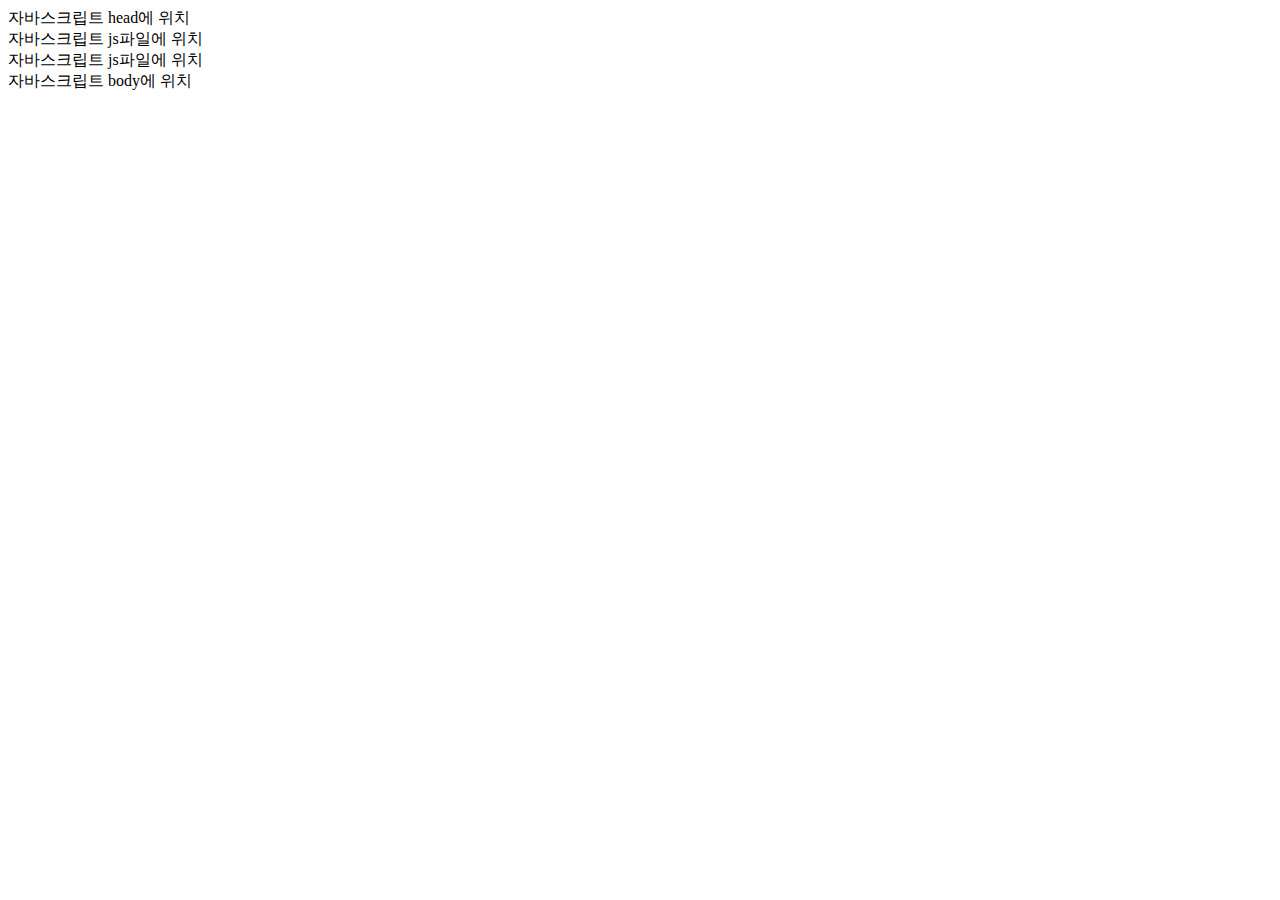
<file: javascript/JAVASCRIPT-BASIC/1-01.자바스크립트작성위치.html>
<!DOCTYPE html>
<html>
<head>
    <title>Documen></title>
    <script>
        document.write("자바스크립트 head에 위치<br>")
    </script>
    <script src="scripts/1-01.자바스크립트작성위치.js">
        
    </script>
</head>
<body>
    <script src="scripts/1-01.자바스크립트작성위치.js"></script>
    <script>
        document.write("자바스크립트 body에 위치<br>")
    </script>
</body>
</html>
</file>
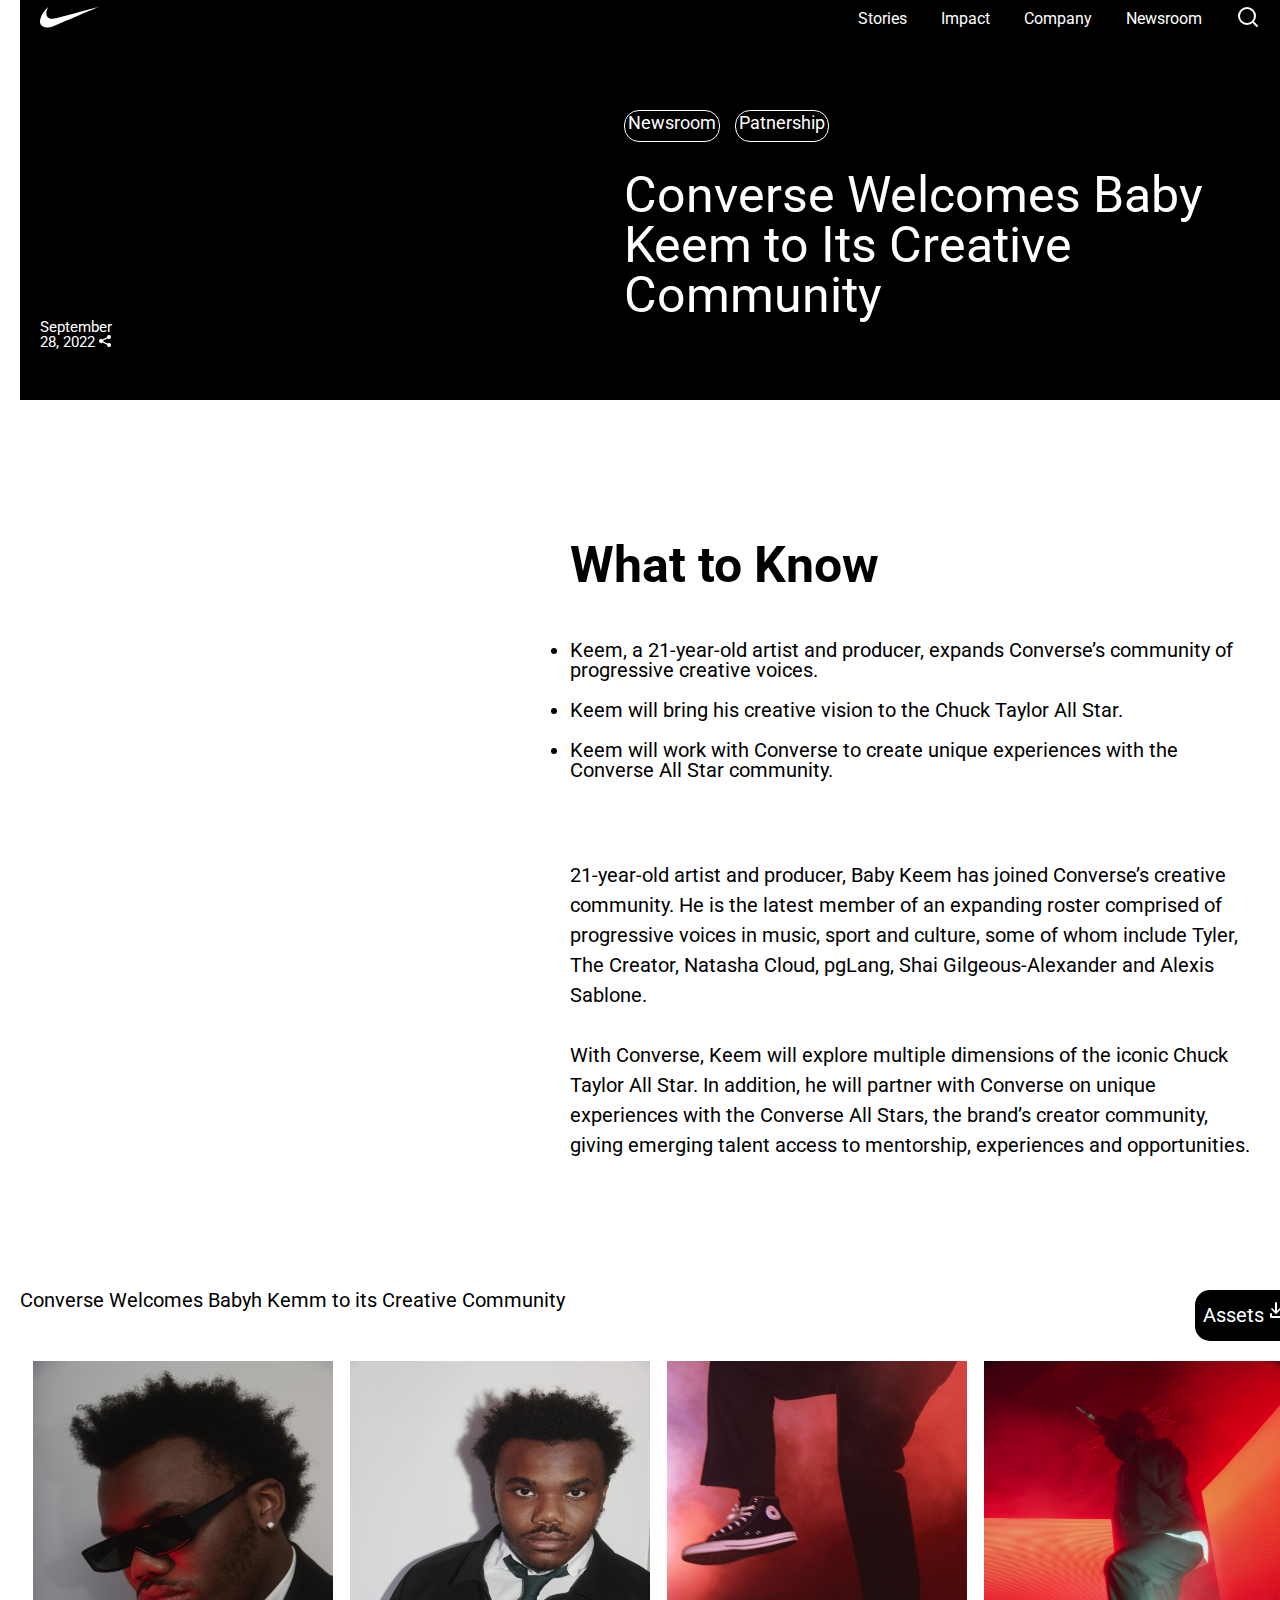
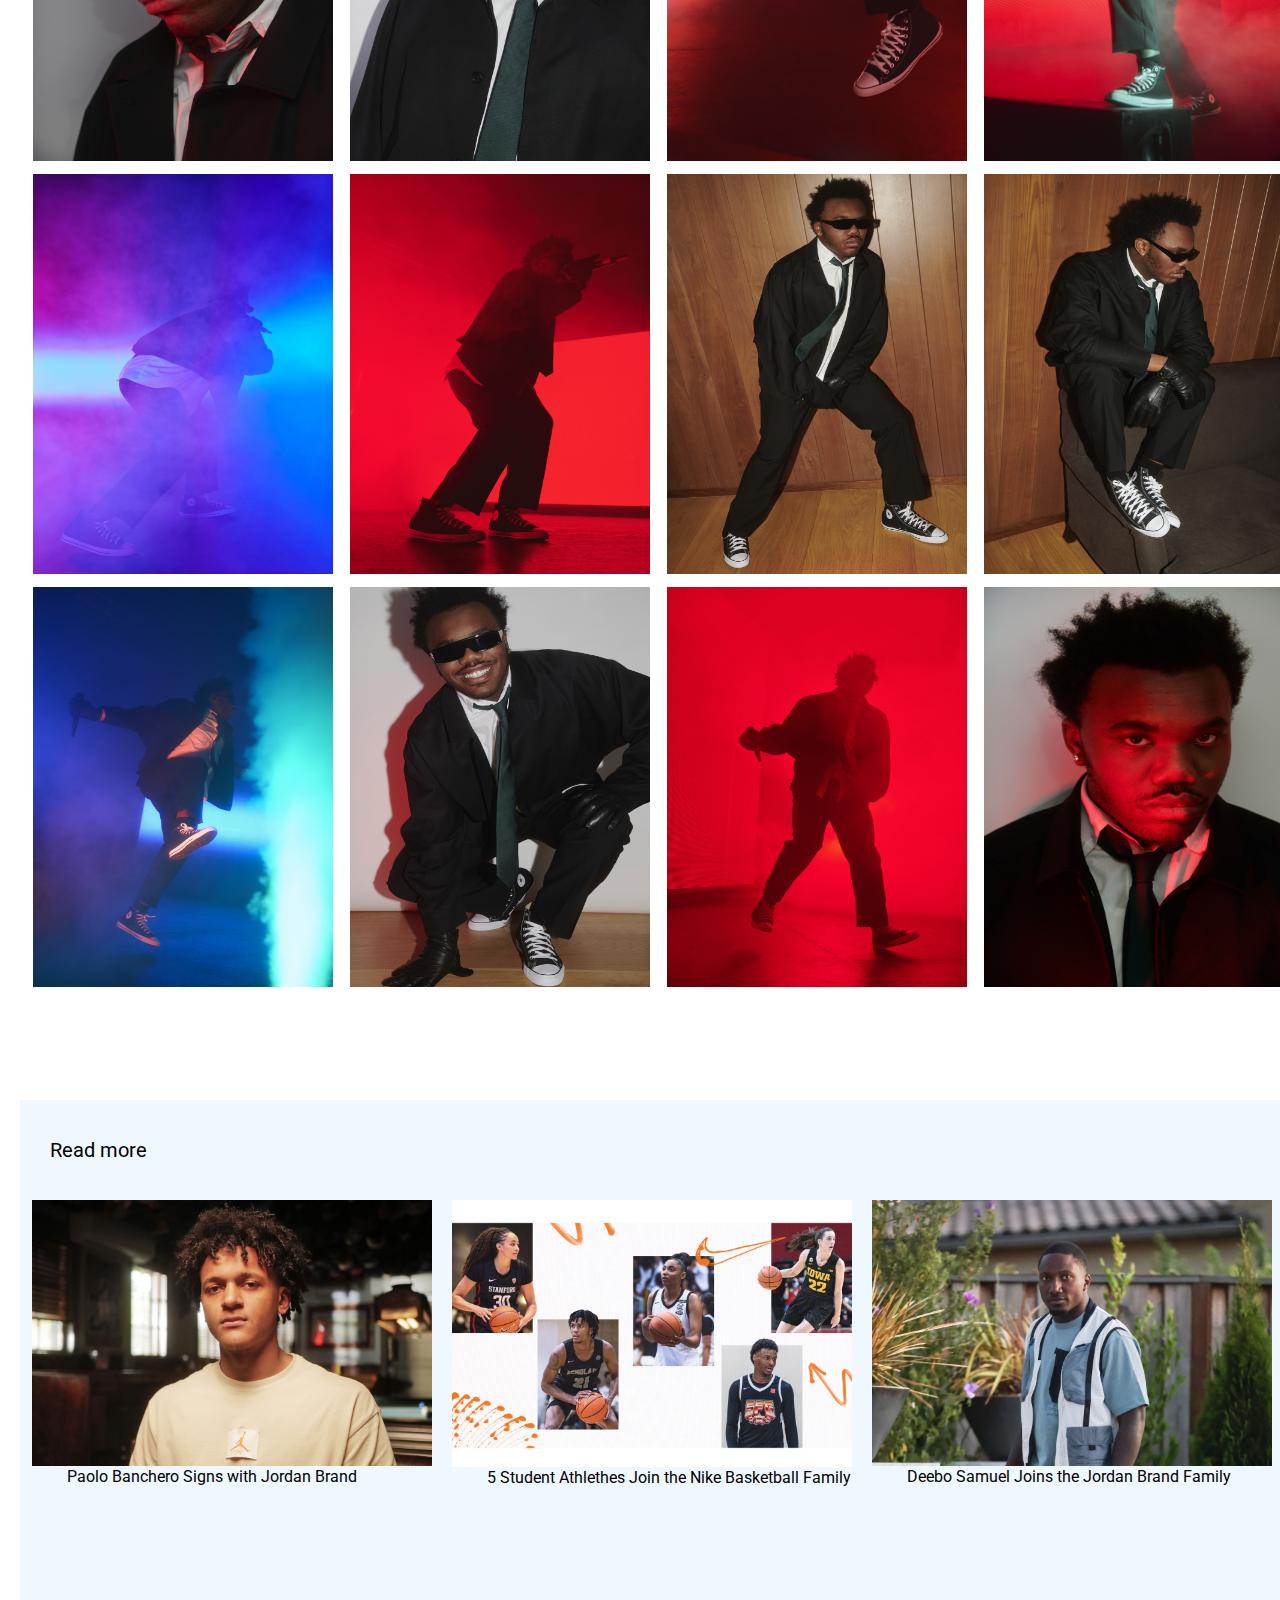
<file: vanilaCoding/challenge/Bronze_challenge/niken_website.html>
<!DOCTYPE html>
<html lang="en">
  <head>
    <link rel="preconnect" href="https://fonts.googleapis.com" />
    <link rel="preconnect" href="https://fonts.gstatic.com" crossorigin />
    <link
      href="https://fonts.googleapis.com/css2?family=Roboto:wght@100;300;400;500;700;900&display=swap"
      rel="stylesheet"
    />

    <link rel="stylesheet" type="text/css" href="reset.css" />
    <link rel="stylesheet" type="text/css" href="style.css" />

    <title>Niken</title>
  </head>
  <body>
    <header>
      <div class="container">
        <ol class="flex-container">
          <img src="icons/logo.svg" />

          <div class="headericon">
            <span>Stories</span>
            <span>Impact</span>
            <span>Company</span>
            <span>Newsroom</span>
            <li><img src="icons/glass.svg" /></li>
          </div>
        </ol>
      </div>
    </header>

    <div class="top">
      <p class="subp">
        September 28, 2022
        <img src="./icons/share.svg" alt="" />
      </p>
      <span>Newsroom</span>
      <span>Patnership</span>
      <p class="subp2">Converse Welcomes Baby Keem to Its Creative Community</p>
    </div>

    <div class="total">
      <div class="background">
        <span>What to Know</span>
        <ul>
          <li>
            Keem, a 21-year-old artist and producer, expands Converse’s
            community of progressive creative voices.
          </li>
          <li>
            Keem will bring his creative vision to the Chuck Taylor All Star.
          </li>
          <li>
            Keem will work with Converse to create unique experiences with the
            Converse All Star community.
          </li>
        </ul>
        <p class="paragraph">
          21-year-old artist and producer, Baby Keem has joined Converse’s
          creative community. He is the latest member of an expanding roster
          comprised of progressive voices in music, sport and culture, some of
          whom include Tyler, The Creator, Natasha Cloud, pgLang, Shai
          Gilgeous-Alexander and Alexis Sablone.
        </p>
        <p class="paragraph">
          With Converse, Keem will explore multiple dimensions of the iconic
          Chuck Taylor All Star. In addition, he will partner with Converse on
          unique experiences with the Converse All Stars, the brand’s creator
          community, giving emerging talent access to mentorship, experiences
          and opportunities.
        </p>
      </div>
      <div class="array">
        <div class="middle">
          <span>Converse Welcomes Babyh Kemm to its Creative Community</span>
          <span class="icon"
            >Assets<img src="./icons/download.svg" alt=""
          /></span>
        </div>
        <img src="./assets/001.jpg" alt="" />
        <img src="./assets/002.jpg" alt="" />
        <img src="./assets/003.jpg" alt="" />
        <img src="./assets/004.jpg" alt="" />
        <img src="./assets/005.jpg" alt="" />
        <img src="./assets/006.jpg" alt="" />
        <img src="./assets/007.jpg" alt="" />
        <img src="./assets/008.jpg" alt="" />
        <img src="./assets/009.jpg" alt="" />
        <img src="./assets/010.jpg" alt="" />
        <img src="./assets/011.jpg" alt="" />
        <img src="./assets/012.jpg" alt="" />
      </div>
    </div>

    <div class="down">
      <span class="readmore">Read more</span>
      <div>
        <figure>
          <img src="./read_more/3.jpeg" />
          <figcaption>Paolo Banchero Signs with Jordan Brand</figcaption>
        </figure>
      </div>

      <div>
        <figure>
          <img src="./read_more/1.jpeg" />
          <figcaption>
            5 Student Athlethes Join the Nike Basketball Family
          </figcaption>
        </figure>
      </div>

      <div>
        <figure>
          <img src="./read_more/2.jpeg" />
          <figcaption>Deebo Samuel Joins the Jordan Brand Family</figcaption>
        </figure>
      </div>
    </div>
  </body>
</html>
</file>
<file: vanilaCoding/challenge/Bronze_challenge/style.css>
html,
body {
  font-family: "Roboto", sans-serif;
  font-size: 16px;
  margin-left: 10px;
  width: 1280px;
}

.flex-container img {
  margin-left: 20px;
}
.top {
  color: white;
  background-color: black;
  height: 300px;
  position: relative;
  top: 10px;
  position: relative;
  top: -40px;
}

header {
  height: 100px;
  background-color: black;
  position: relative;
}

.total {
  background-color: white;
}

.headericon li {
  display: inline;
  position: relative;
  top: 5px;
  margin: 10px;
}
.headericon {
  position: relative;
  left: -30px;
  margin-left: 100px;
}

.headericon span {
  margin-left: 30px;
}
.container {
  position: relative;
}

.flex-container {
  display: flex;
  justify-content: space-between;
}

.flex-container span {
  color: white;
}

ul {
  display: flex;
  flex-direction: column;
}

.top {
  margin-top: 40px;
  display: flex;
  position: relative;
}

.top p {
  color: white;
  margin-left: 165px;
  margin-top: 20px;
}

.subp2 {
  font-size: 50px;
  position: relative;
  top: 50px;
  left: -20px;
}

.top span {
  border: 1px solid;
  color: white;
  border-radius: 15px;
  height: 24px;
  position: relative;
  left: 350px;
  margin-left: 15px;
  margin-top: 10px;
  font-size: 18px;
  padding: 3px;
}
.subp {
  font-size: 15px;
  margin-top: 3000px;
  position: relative;
  top: 200px;
  left: -145px;
}

.paragraph {
  color: black;
  font-size: 20px;
  margin-top: 30px;
  line-height: 30px;
}

.array > img {
  width: 300px;
  height: 400px;
  margin-left: 13px;
  margin-bottom: 10px;
}

.array {
  margin: 100px auto;
  width: 1300px;
}

.array div {
  display: flex;
}

.middle span {
  font-size: 20px;
  position: relative;
  top: -20px;
}
.middle {
  position: relative;
}
.icon {
  position: relative;
  height: 35px;
  left: 330px;
  top: -10px;
  background-color: black;
  color: white;
  padding: 8px;
  font-size: 20px;
  border-radius: 15px;
  margin-left: 300px;
}

.background {
  margin-left: 500px;
  margin-top: 100px;
  padding: 50px;
  position: relative;
}

.background ul {
  margin: 50px, 50px, 50px, 50px;
  list-style-type: disc;
}

.background ul li {
  margin-top: 20px;
  font-size: 20px;
  position: relative;
  top: -50px;
}

.background span {
  font-weight: bolder;
  margin-bottom: 100px;
  font-size: 50px;
  position: relative;
  top: -50px;
}

.background ul {
  margin-top: 30px;
}

.down {
  display: flex;
  background-color: aliceblue;
  height: 500px;
  position: relative;
}

.down img {
  width: 400px;
  margin-top: 100px;
  position: relative;
  left: -105px;
  margin-left: 20px;
}

.readmore {
  width: 100px;
  height: 50px;
  position: relative;
  font-size: 20px;
  top: 40px;
  left: 30px;
  white-space: nowrap;
}

figure {
  position: relative;
}
figcaption {
  position: relative;
  left: -50px;
}
</file>
